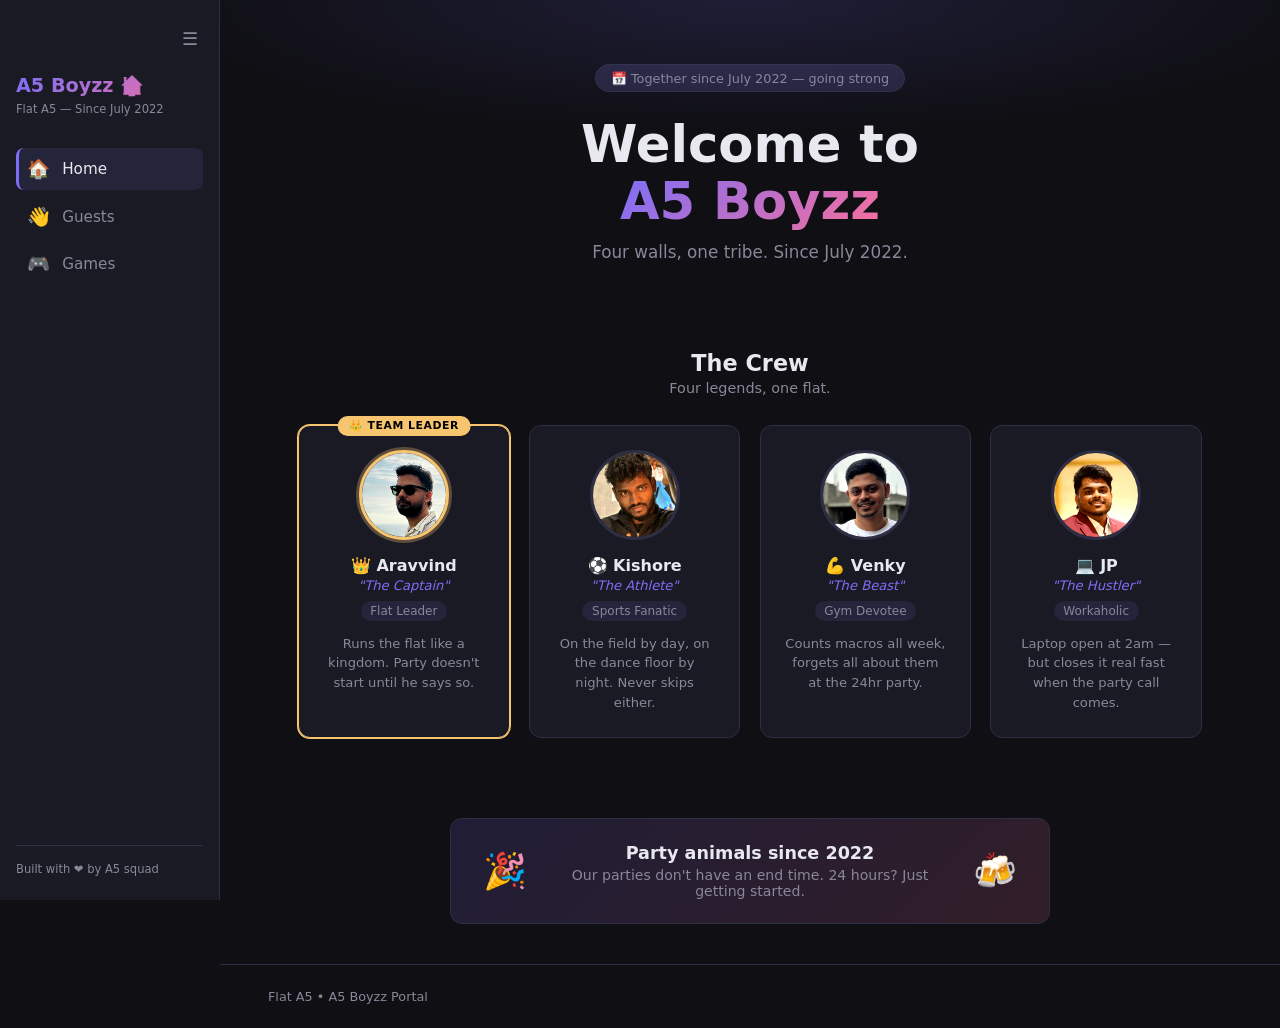
<file: index.html>
<!DOCTYPE html>
<html lang="en">
<head>
  <meta charset="UTF-8" />
  <meta name="viewport" content="width=device-width, initial-scale=1.0" />
  <title>A5 Boyzz</title>
  <link rel="stylesheet" href="style.css" />
</head>
<body>

  <!-- SIDEBAR -->
  <aside class="sidebar" id="sidebar">
    <button class="sidebar-toggle" id="sidebar-toggle" title="Toggle sidebar">&#9776;</button>
    <div class="sidebar-brand">
      <a class="sidebar-logo" href="index.html">A5 Boyzz 🏠</a>
      <div class="sidebar-sub">Flat A5 &mdash; Since July 2022</div>
    </div>
    <nav class="sidebar-nav">
      <a href="index.html" class="active">
        <span class="nav-icon">🏠</span><span class="nav-label">Home</span>
      </a>
      <a href="guest.html">
        <span class="nav-icon">👋</span><span class="nav-label">Guests</span>
      </a>
      <a href="games.html">
        <span class="nav-icon">🎮</span><span class="nav-label">Games</span>
      </a>
    </nav>
    <div class="sidebar-footer">Built with ❤️ by A5 squad</div>
  </aside>

  <!-- MAIN -->
  <div class="main" id="main">

    <section class="hero">
      <div class="years-badge">📅 Together since July 2022 &mdash; going strong</div>
      <h1>Welcome to<br /><span id="flat-name">A5 Boyzz</span></h1>
      <p id="flat-tagline">Four walls, one tribe.</p>
    </section>

    <div class="section">
      <h2 class="section-title">The Crew</h2>
      <p class="section-subtitle">Four legends, one flat.</p>
      <div class="crew-grid" id="crew-grid"></div>
    </div>

    <div class="section">
      <div class="party-banner">
        <span class="party-emoji">🎉</span>
        <div>
          <div class="party-title">Party animals since 2022</div>
          <div class="party-sub">Our parties don't have an end time. 24 hours? Just getting started.</div>
        </div>
        <span class="party-emoji">🍻</span>
      </div>
    </div>

    <footer>
      <p><span id="footer-flat"></span> &bull; A5 Boyzz Portal</p>
    </footer>
  </div>

  <script>
    // Sidebar collapse
    const sidebar = document.getElementById('sidebar');
    const toggle  = document.getElementById('sidebar-toggle');
    const main    = document.getElementById('main');

    toggle.addEventListener('click', () => {
      const collapsed = sidebar.classList.toggle('collapsed');
      document.body.classList.toggle('sidebar-collapsed', collapsed);
      localStorage.setItem('sidebarCollapsed', collapsed);
    });

    if (localStorage.getItem('sidebarCollapsed') === 'true') {
      sidebar.classList.add('collapsed');
      document.body.classList.add('sidebar-collapsed');
    }

    // Data
    async function loadData() {
      const res = await fetch('data/roommates.json');
      return res.json();
    }

    function renderCrew(roommates) {
      document.getElementById('crew-grid').innerHTML = roommates.map(r => `
        <div class="crew-card ${r.isLeader ? 'leader' : ''}">
          ${r.isLeader ? '<div class="leader-badge">👑 Team Leader</div>' : ''}
          <div class="crew-avatar">
            <img src="${r.avatar}" alt="${r.name}" />
          </div>
          <div class="crew-name">${r.emoji} ${r.name}</div>
          <div class="crew-nickname">"${r.nickname}"</div>
          <div class="crew-role">${r.role}</div>
          <div class="crew-bio">${r.bio}</div>
        </div>
      `).join('');
    }

    loadData().then(data => {
      document.getElementById('flat-name').textContent = data.flat.name;
      document.getElementById('flat-tagline').textContent = data.flat.tagline;
      document.getElementById('footer-flat').textContent = data.flat.location;
      renderCrew(data.roommates);
    });
  </script>

</body>
</html>
</file>
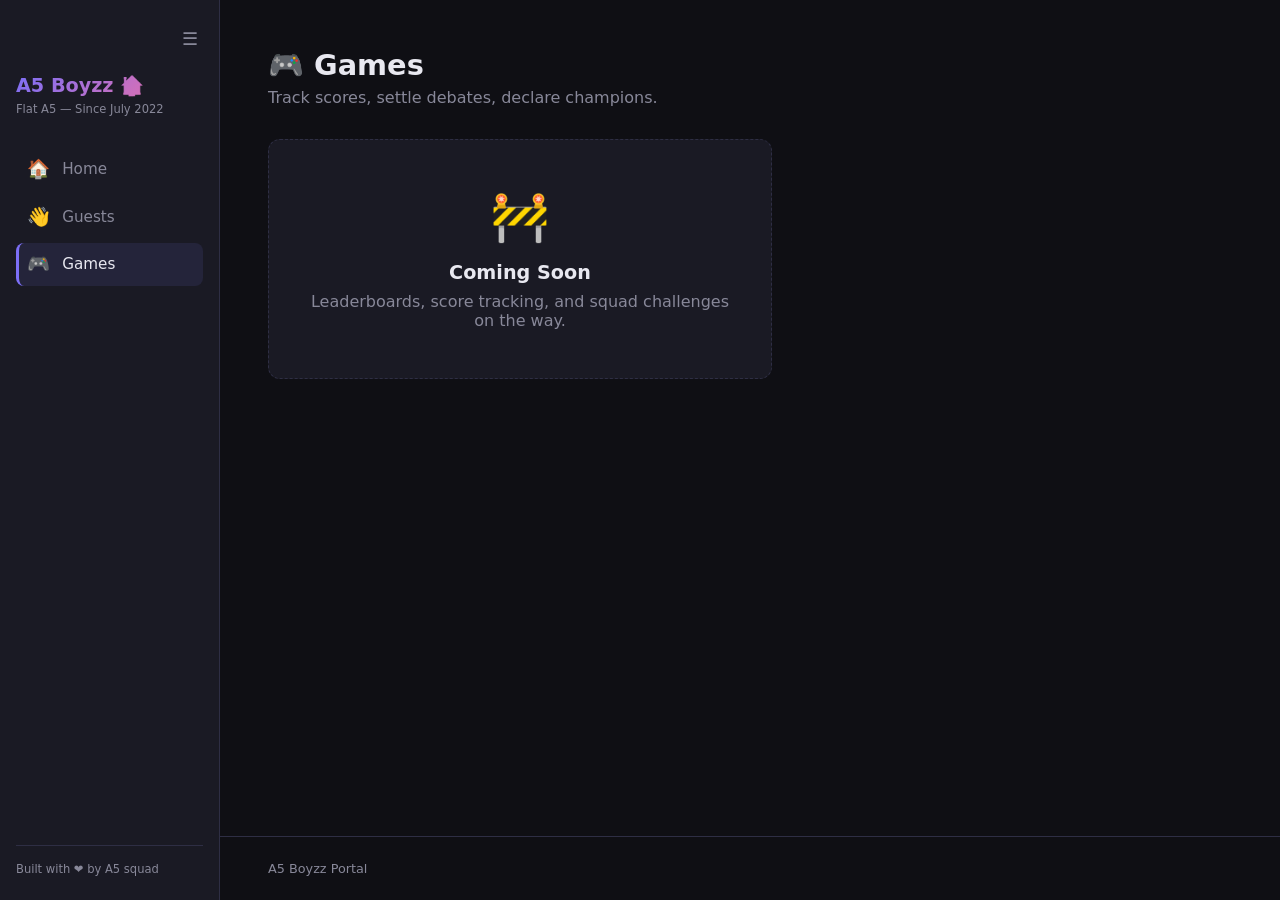
<file: games.html>
<!DOCTYPE html>
<html lang="en">
<head>
  <meta charset="UTF-8" />
  <meta name="viewport" content="width=device-width, initial-scale=1.0" />
  <title>Games &mdash; A5 Boyzz</title>
  <link rel="stylesheet" href="style.css" />
</head>
<body>

  <!-- SIDEBAR -->
  <aside class="sidebar" id="sidebar">
    <button class="sidebar-toggle" id="sidebar-toggle" title="Toggle sidebar">&#9776;</button>
    <div class="sidebar-brand">
      <a class="sidebar-logo" href="index.html">A5 Boyzz 🏠</a>
      <div class="sidebar-sub">Flat A5 &mdash; Since July 2022</div>
    </div>
    <nav class="sidebar-nav">
      <a href="index.html">
        <span class="nav-icon">🏠</span><span class="nav-label">Home</span>
      </a>
      <a href="guest.html">
        <span class="nav-icon">👋</span><span class="nav-label">Guests</span>
      </a>
      <a href="games.html" class="active">
        <span class="nav-icon">🎮</span><span class="nav-label">Games</span>
      </a>
    </nav>
    <div class="sidebar-footer">Built with ❤️ by A5 squad</div>
  </aside>

  <!-- MAIN -->
  <div class="main" id="main">
    <div class="page-wrap">

      <div class="page-header">
        <h1>🎮 Games</h1>
        <p>Track scores, settle debates, declare champions.</p>
      </div>

      <div class="coming-soon">
        <div class="cs-icon">🚧</div>
        <h2>Coming Soon</h2>
        <p>Leaderboards, score tracking, and squad challenges on the way.</p>
      </div>

    </div>

    <footer>
      <p>A5 Boyzz Portal</p>
    </footer>
  </div>

  <script>
    const sidebar = document.getElementById('sidebar');
    document.getElementById('sidebar-toggle').addEventListener('click', () => {
      const collapsed = sidebar.classList.toggle('collapsed');
      document.body.classList.toggle('sidebar-collapsed', collapsed);
      localStorage.setItem('sidebarCollapsed', collapsed);
    });
    if (localStorage.getItem('sidebarCollapsed') === 'true') {
      sidebar.classList.add('collapsed');
      document.body.classList.add('sidebar-collapsed');
    }
  </script>

</body>
</html>
</file>
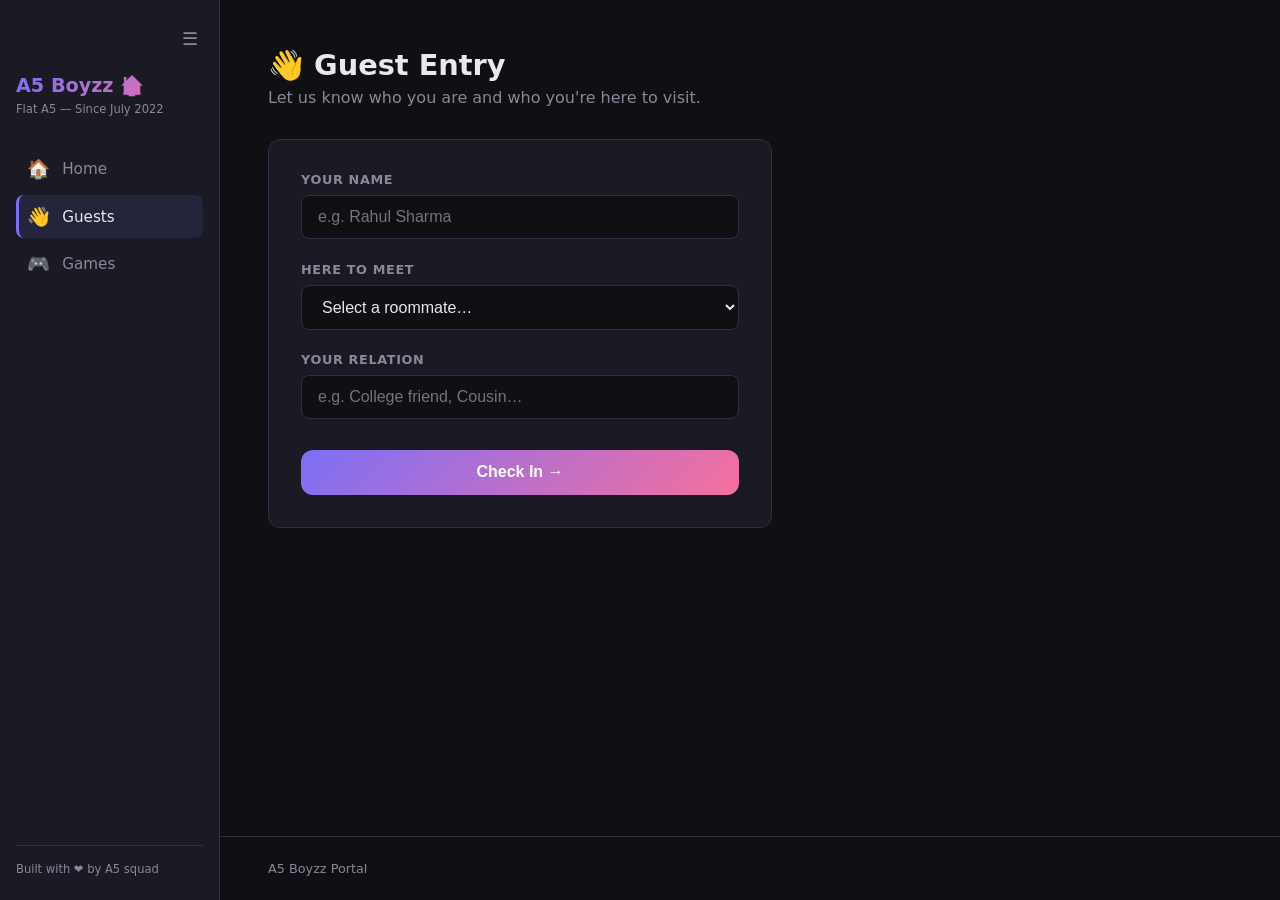
<file: guest.html>
<!DOCTYPE html>
<html lang="en">
<head>
  <meta charset="UTF-8" />
  <meta name="viewport" content="width=device-width, initial-scale=1.0" />
  <title>Guests &mdash; A5 Boyzz</title>
  <link rel="stylesheet" href="style.css" />
</head>
<body>

  <!-- SIDEBAR -->
  <aside class="sidebar" id="sidebar">
    <button class="sidebar-toggle" id="sidebar-toggle" title="Toggle sidebar">&#9776;</button>
    <div class="sidebar-brand">
      <a class="sidebar-logo" href="index.html">A5 Boyzz 🏠</a>
      <div class="sidebar-sub">Flat A5 &mdash; Since July 2022</div>
    </div>
    <nav class="sidebar-nav">
      <a href="index.html">
        <span class="nav-icon">🏠</span><span class="nav-label">Home</span>
      </a>
      <a href="guest.html" class="active">
        <span class="nav-icon">👋</span><span class="nav-label">Guests</span>
      </a>
      <a href="games.html">
        <span class="nav-icon">🎮</span><span class="nav-label">Games</span>
      </a>
    </nav>
    <div class="sidebar-footer">Built with ❤️ by A5 squad</div>
  </aside>

  <!-- MAIN -->
  <div class="main" id="main">
    <div class="page-wrap">

      <div class="page-header">
        <h1>👋 Guest Entry</h1>
        <p>Let us know who you are and who you're here to visit.</p>
      </div>

      <div class="form-card" id="form-card">
        <form id="guest-form">
          <div class="form-group">
            <label for="guest-name">Your Name</label>
            <input type="text" id="guest-name" placeholder="e.g. Rahul Sharma" required autocomplete="off" />
          </div>

          <div class="form-group">
            <label for="visiting">Here to meet</label>
            <select id="visiting" required>
              <option value="" disabled selected>Select a roommate…</option>
            </select>
          </div>

          <div class="form-group">
            <label for="relation">Your relation</label>
            <input type="text" id="relation" placeholder="e.g. College friend, Cousin…" required autocomplete="off" />
          </div>

          <button type="submit" class="btn btn-primary form-submit">Check In &rarr;</button>
        </form>
      </div>

      <div class="success-card" id="success-card">
        <div class="success-icon">🎉</div>
        <h2 id="success-title">Welcome!</h2>
        <p id="success-msg"></p>
        <br />
        <a href="guest.html" class="btn btn-outline" style="margin-right:0.5rem">New Entry</a>
        <a href="index.html" class="btn btn-primary">Go Home</a>
      </div>

    </div>

    <footer>
      <p>A5 Boyzz Portal</p>
    </footer>
  </div>

  <script>
    const sidebar = document.getElementById('sidebar');
    document.getElementById('sidebar-toggle').addEventListener('click', () => {
      const collapsed = sidebar.classList.toggle('collapsed');
      document.body.classList.toggle('sidebar-collapsed', collapsed);
      localStorage.setItem('sidebarCollapsed', collapsed);
    });
    if (localStorage.getItem('sidebarCollapsed') === 'true') {
      sidebar.classList.add('collapsed');
      document.body.classList.add('sidebar-collapsed');
    }

    async function loadData() {
      const res = await fetch('data/roommates.json');
      return res.json();
    }

    loadData().then(data => {
      const sel = document.getElementById('visiting');
      data.roommates.forEach(r => {
        const opt = document.createElement('option');
        opt.value = r.id;
        opt.textContent = `${r.emoji} ${r.name} (${r.nickname})`;
        sel.appendChild(opt);
      });

      document.getElementById('guest-form').addEventListener('submit', function(e) {
        e.preventDefault();
        const name     = document.getElementById('guest-name').value.trim();
        const relation = document.getElementById('relation').value.trim();
        const mate     = data.roommates.find(r => r.id === parseInt(sel.value));

        const log = JSON.parse(localStorage.getItem('a5_guests') || '[]');
        log.push({ guestName: name, relation, visiting: mate.name, checkedInAt: new Date().toLocaleString() });
        localStorage.setItem('a5_guests', JSON.stringify(log));

        document.getElementById('form-card').style.display = 'none';
        const card = document.getElementById('success-card');
        card.classList.add('show');
        document.getElementById('success-title').textContent = `Hey ${name}! 👋`;
        document.getElementById('success-msg').textContent =
          `You're checked in as ${mate.name}'s ${relation}. Welcome to Flat A5!`;
      });
    });
  </script>

</body>
</html>
</file>
<file: style.css>
:root {
  --bg: #0f0f14;
  --surface: #1a1a24;
  --surface2: #24243a;
  --accent: #7c6ff7;
  --accent2: #f76f9e;
  --text: #e8e8f0;
  --text-muted: #888899;
  --border: #2e2e44;
  --leader: #f7c46f;
  --sidebar-w: 220px;
  --radius: 12px;
  --shadow: 0 4px 24px rgba(0,0,0,0.4);
}

* { box-sizing: border-box; margin: 0; padding: 0; }

body {
  font-family: 'Segoe UI', system-ui, sans-serif;
  background: var(--bg);
  color: var(--text);
  min-height: 100vh;
  display: flex;
}

/* ── SIDEBAR ── */
.sidebar {
  width: var(--sidebar-w);
  min-height: 100vh;
  background: var(--surface);
  border-right: 1px solid var(--border);
  display: flex;
  flex-direction: column;
  padding: 1.5rem 1rem;
  position: fixed;
  top: 0;
  left: 0;
  bottom: 0;
  z-index: 100;
  transition: width 0.25s ease;
  overflow: hidden;
}
.sidebar.collapsed {
  width: 60px;
}

.sidebar-toggle {
  display: flex;
  align-items: center;
  justify-content: flex-end;
  margin-bottom: 1.2rem;
  cursor: pointer;
  color: var(--text-muted);
  font-size: 1.1rem;
  background: none;
  border: none;
  padding: 0.3rem;
  border-radius: 6px;
  transition: color 0.15s, background 0.15s;
  white-space: nowrap;
}
.sidebar-toggle:hover { background: var(--surface2); color: var(--text); }
.sidebar.collapsed .sidebar-toggle { justify-content: center; }

.sidebar-brand {
  margin-bottom: 2rem;
  overflow: hidden;
  white-space: nowrap;
}
.sidebar-logo {
  font-size: 1.2rem;
  font-weight: 900;
  background: linear-gradient(135deg, var(--accent), var(--accent2));
  -webkit-background-clip: text;
  -webkit-text-fill-color: transparent;
  background-clip: text;
  text-decoration: none;
  display: block;
  margin-bottom: 0.3rem;
  white-space: nowrap;
}
.sidebar-sub {
  font-size: 0.72rem;
  color: var(--text-muted);
  white-space: nowrap;
}
.sidebar.collapsed .sidebar-brand { display: none; }

.sidebar-nav {
  display: flex;
  flex-direction: column;
  gap: 0.3rem;
  flex: 1;
}

.sidebar-nav a {
  display: flex;
  align-items: center;
  gap: 0.75rem;
  padding: 0.65rem 0.7rem;
  border-radius: 8px;
  color: var(--text-muted);
  text-decoration: none;
  font-size: 0.95rem;
  font-weight: 500;
  transition: background 0.15s, color 0.15s;
  white-space: nowrap;
  overflow: hidden;
}
.sidebar-nav a:hover { background: var(--surface2); color: var(--text); }
.sidebar-nav a.active {
  background: var(--surface2);
  color: var(--text);
  border-left: 3px solid var(--accent);
  padding-left: calc(0.7rem - 3px);
}
.sidebar-nav .nav-icon {
  font-size: 1.15rem;
  min-width: 1.4rem;
  text-align: center;
  flex-shrink: 0;
}
.nav-label { transition: opacity 0.2s; }
.sidebar.collapsed .nav-label { opacity: 0; width: 0; overflow: hidden; }
.sidebar.collapsed .sidebar-nav a { justify-content: center; }
.sidebar.collapsed .sidebar-nav a.active { border-left: none; padding-left: 0.7rem; border-bottom: 2px solid var(--accent); }

.sidebar-footer {
  font-size: 0.72rem;
  color: var(--text-muted);
  padding-top: 1rem;
  border-top: 1px solid var(--border);
  white-space: nowrap;
  overflow: hidden;
}
.sidebar.collapsed .sidebar-footer { opacity: 0; }

/* ── MAIN ── */
.main {
  margin-left: var(--sidebar-w);
  flex: 1;
  min-height: 100vh;
  display: flex;
  flex-direction: column;
  transition: margin-left 0.25s ease;
}
body.sidebar-collapsed .main {
  margin-left: 60px;
}

/* ── HERO ── */
.hero {
  padding: 4rem 3rem 3rem;
  position: relative;
  overflow: hidden;
  text-align: center;
  display: flex;
  flex-direction: column;
  align-items: center;
}
.hero::before {
  content: '';
  position: absolute;
  inset: 0;
  background: radial-gradient(ellipse 80% 60% at 50% 0%, rgba(124,111,247,0.15) 0%, transparent 70%);
  pointer-events: none;
}
.years-badge {
  display: inline-block;
  background: var(--surface2);
  border: 1px solid var(--border);
  padding: 0.35rem 0.9rem;
  border-radius: 999px;
  font-size: 0.8rem;
  color: var(--text-muted);
  margin-bottom: 1.5rem;
}
.hero h1 {
  font-size: clamp(2rem, 4vw, 3.5rem);
  font-weight: 900;
  line-height: 1.1;
  margin-bottom: 0.8rem;
}
.hero h1 span {
  background: linear-gradient(135deg, var(--accent), var(--accent2));
  -webkit-background-clip: text;
  -webkit-text-fill-color: transparent;
  background-clip: text;
}
.hero p {
  color: var(--text-muted);
  font-size: 1.05rem;
  max-width: 480px;
  margin-bottom: 0;
}

/* ── SECTION ── */
.section {
  padding: 2.5rem 3rem;
  max-width: 1000px;
  width: 100%;
  margin: 0 auto;
  text-align: center;
}
.section-title {
  font-size: 1.4rem;
  font-weight: 700;
  margin-bottom: 0.3rem;
}
.section-subtitle {
  color: var(--text-muted);
  margin-bottom: 1.8rem;
  font-size: 0.9rem;
}

/* ── CREW GRID ── */
.crew-grid {
  display: grid;
  grid-template-columns: repeat(auto-fill, minmax(200px, 1fr));
  gap: 1.2rem;
}
.crew-card {
  background: var(--surface);
  border: 1px solid var(--border);
  border-radius: var(--radius);
  padding: 1.5rem;
  text-align: center;
  transition: transform 0.2s, box-shadow 0.2s;
  position: relative;
}
.crew-card:hover {
  transform: translateY(-4px);
  box-shadow: var(--shadow);
}
.crew-card.leader {
  border-color: var(--leader);
  box-shadow: 0 0 0 1px var(--leader);
}
.leader-badge {
  position: absolute;
  top: -10px;
  left: 50%;
  transform: translateX(-50%);
  background: var(--leader);
  color: #000;
  font-size: 0.68rem;
  font-weight: 700;
  padding: 0.2rem 0.7rem;
  border-radius: 999px;
  text-transform: uppercase;
  letter-spacing: 0.05em;
  white-space: nowrap;
}
.crew-avatar {
  width: 90px;
  height: 90px;
  border-radius: 50%;
  margin: 0 auto 1rem;
  background: var(--surface2);
  overflow: hidden;
  border: 3px solid var(--border);
  transition: border-color 0.3s, box-shadow 0.3s;
  position: relative;
}
.crew-card:hover .crew-avatar {
  border-color: var(--accent);
  box-shadow: 0 0 0 3px rgba(124,111,247,0.3);
}
.crew-card.leader .crew-avatar {
  border-color: var(--leader);
  box-shadow: 0 0 0 3px rgba(247,196,111,0.3);
}
.crew-avatar img {
  width: 100%;
  height: 100%;
  object-fit: cover;
  transition: transform 0.4s ease;
}
.crew-card:hover .crew-avatar img {
  transform: scale(1.07);
}
.crew-name { font-size: 1rem; font-weight: 700; margin-bottom: 0.2rem; }
.crew-nickname {
  font-size: 0.82rem;
  color: var(--accent);
  margin-bottom: 0.4rem;
  font-style: italic;
}
.crew-role {
  font-size: 0.75rem;
  color: var(--text-muted);
  background: var(--surface2);
  display: inline-block;
  padding: 0.2rem 0.6rem;
  border-radius: 999px;
  margin-bottom: 0.8rem;
}
.crew-bio { font-size: 0.82rem; color: var(--text-muted); line-height: 1.5; }

/* ── BUTTONS ── */
.btn {
  display: inline-block;
  padding: 0.65rem 1.4rem;
  border-radius: var(--radius);
  font-size: 0.92rem;
  font-weight: 600;
  cursor: pointer;
  text-decoration: none;
  transition: opacity 0.2s, transform 0.15s;
  border: none;
}
.btn:hover { opacity: 0.85; transform: translateY(-1px); }
.btn-primary {
  background: linear-gradient(135deg, var(--accent), var(--accent2));
  color: #fff;
}
.btn-outline {
  background: transparent;
  border: 1px solid var(--border);
  color: var(--text);
}

/* ── GUEST / GAMES PAGE ── */
.page-wrap {
  padding: 3rem;
  max-width: 600px;
}
.page-header { margin-bottom: 2rem; }
.page-header h1 { font-size: 1.8rem; font-weight: 800; margin-bottom: 0.4rem; }
.page-header p { color: var(--text-muted); }

.form-card {
  background: var(--surface);
  border: 1px solid var(--border);
  border-radius: var(--radius);
  padding: 2rem;
}
.form-group { margin-bottom: 1.4rem; }
.form-group label {
  display: block;
  font-size: 0.8rem;
  color: var(--text-muted);
  margin-bottom: 0.5rem;
  font-weight: 600;
  text-transform: uppercase;
  letter-spacing: 0.05em;
}
.form-group input,
.form-group select {
  width: 100%;
  background: var(--bg);
  border: 1px solid var(--border);
  border-radius: 8px;
  padding: 0.75rem 1rem;
  color: var(--text);
  font-size: 1rem;
  outline: none;
  transition: border-color 0.2s;
}
.form-group input:focus,
.form-group select:focus { border-color: var(--accent); }
.form-group select option { background: var(--surface); }
.form-submit { width: 100%; padding: 0.85rem; font-size: 1rem; margin-top: 0.5rem; }

/* ── SUCCESS CARD ── */
.success-card {
  display: none;
  background: var(--surface);
  border: 1px solid var(--accent);
  border-radius: var(--radius);
  padding: 2rem;
  text-align: center;
}
.success-card.show { display: block; }
.success-icon { font-size: 3rem; margin-bottom: 1rem; }
.success-card h2 { font-size: 1.4rem; margin-bottom: 0.5rem; }
.success-card p { color: var(--text-muted); }

/* ── PARTY BANNER ── */
.party-banner {
  display: flex;
  align-items: center;
  justify-content: center;
  gap: 1.5rem;
  background: linear-gradient(135deg, rgba(124,111,247,0.15), rgba(247,111,158,0.15));
  border: 1px solid var(--border);
  border-radius: var(--radius);
  padding: 1.5rem 2rem;
  text-align: center;
  max-width: 600px;
  margin: 0 auto;
}
.party-emoji { font-size: 2.2rem; flex-shrink: 0; }
.party-title { font-size: 1.1rem; font-weight: 700; margin-bottom: 0.3rem; }
.party-sub { font-size: 0.88rem; color: var(--text-muted); }

/* ── COMING SOON ── */
.coming-soon {
  background: var(--surface);
  border: 1px dashed var(--border);
  border-radius: var(--radius);
  padding: 3rem 2rem;
  text-align: center;
  color: var(--text-muted);
}
.coming-soon .cs-icon { font-size: 3rem; margin-bottom: 1rem; }
.coming-soon h2 { font-size: 1.2rem; color: var(--text); margin-bottom: 0.5rem; }

/* ── FOOTER ── */
footer {
  margin-top: auto;
  padding: 1.5rem 3rem;
  border-top: 1px solid var(--border);
  color: var(--text-muted);
  font-size: 0.8rem;
}

/* ── MOBILE ── */
@media (max-width: 700px) {
  .sidebar { display: none; }
  .main { margin-left: 0; }
  .hero, .section, .page-wrap { padding: 2rem 1.2rem; }
}
</file>
